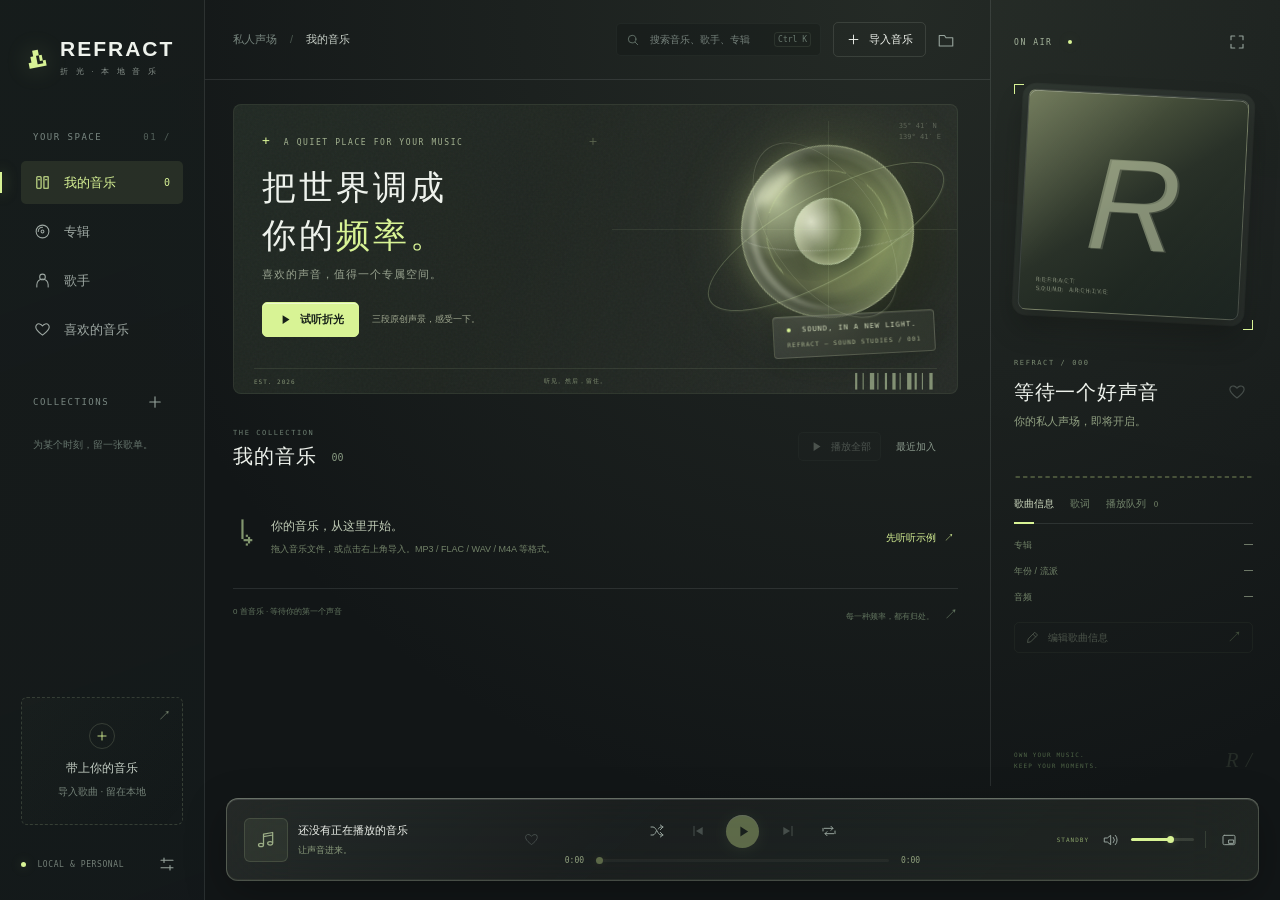
<file: web/index.html>
<!doctype html>
<html lang="zh-CN">
<head>
  <meta charset="UTF-8"><meta name="viewport" content="width=device-width,initial-scale=1">
  <meta http-equiv="Content-Security-Policy" content="default-src 'self'; script-src 'self'; style-src 'self' 'unsafe-inline'; img-src 'self' https://media.refract.local data:; media-src 'self' https://media.refract.local blob:; connect-src 'self' https://media.refract.local; object-src 'none'; base-uri 'none'; frame-src 'none'">
  <title>折光 · REFRACT</title><link rel="stylesheet" href="style.css"><link rel="stylesheet" href="responsive.css"><link rel="stylesheet" href="desktop-glass.css"><link rel="stylesheet" href="lyrics.css"><script src="lyrics-parser.js" defer></script><link rel="stylesheet" href="spectrum.css"><script src="audio-engine.js" defer></script><script src="spectrum.js" defer></script><link rel="stylesheet" href="window-modes.css"><link rel="stylesheet" href="personalization.css"><script src="cover-colors.js" defer></script><link rel="stylesheet" href="transitions.css"><script src="app.js" defer></script>
</head>
<body>
<svg class="icon-defs" xmlns="http://www.w3.org/2000/svg"><defs>
<symbol id="i-play" viewBox="0 0 24 24"><path d="m9 5 11 7-11 7z" fill="currentColor" stroke="none"/></symbol>
<symbol id="i-pause" viewBox="0 0 24 24"><path d="M8 5v14M16 5v14" stroke-width="4"/></symbol>
<symbol id="i-next" viewBox="0 0 24 24"><path d="m5 6 10 6-10 6z" fill="currentColor" stroke="none"/><path d="M18 5v14"/></symbol>
<symbol id="i-prev" viewBox="0 0 24 24"><path d="m19 6-10 6 10 6z" fill="currentColor" stroke="none"/><path d="M6 5v14"/></symbol>
<symbol id="i-library" viewBox="0 0 24 24"><rect x="4" y="4" width="6" height="16" rx="1"/><path d="M14 4h6v16h-6zM6 8h2M16 8h2"/></symbol>
<symbol id="i-disc" viewBox="0 0 24 24"><circle cx="12" cy="12" r="9"/><circle cx="12" cy="12" r="2"/><path d="M6 12a6 6 0 0 1 6-6"/></symbol>
<symbol id="i-heart" viewBox="0 0 24 24"><path d="M20 5c-2-2-6-1-8 2-2-3-6-4-8-2-5 5 4 12 8 15 4-3 13-10 8-15Z"/></symbol>
<symbol id="i-search" viewBox="0 0 24 24"><circle cx="10.5" cy="10.5" r="6.5"/><path d="m16 16 4 4"/></symbol>
<symbol id="i-plus" viewBox="0 0 24 24"><path d="M12 5v14M5 12h14"/></symbol>
<symbol id="i-arrow" viewBox="0 0 24 24"><path d="M5 12h14m-6-6 6 6-6 6"/></symbol>
<symbol id="i-import" viewBox="0 0 24 24"><path d="M12 3v12m-5-5 5 5 5-5M4 15v5h16v-5"/></symbol>
<symbol id="i-folder" viewBox="0 0 24 24"><path d="M3 6h7l2 3h9v11H3z"/></symbol>
<symbol id="i-more" viewBox="0 0 24 24"><circle cx="5" cy="12" r="1"/><circle cx="12" cy="12" r="1"/><circle cx="19" cy="12" r="1"/></symbol>
<symbol id="i-edit" viewBox="0 0 24 24"><path d="m5 15-1 5 5-1L20 8l-4-4ZM13 7l4 4"/></symbol>
<symbol id="i-volume" viewBox="0 0 24 24"><path d="M4 9h4l5-4v14l-5-4H4zM17 8a6 6 0 0 1 0 8m3-11a10 10 0 0 1 0 14"/></symbol>
<symbol id="i-mute" viewBox="0 0 24 24"><path d="M4 9h4l5-4v14l-5-4H4zM17 9l5 6m0-6-5 6"/></symbol>
<symbol id="i-repeat" viewBox="0 0 24 24"><path d="M5 8h13l-3-3m3 3-3 3M19 16H6l3 3m-3-3 3-3M3 12V8m18 4v4"/></symbol>
<symbol id="i-shuffle" viewBox="0 0 24 24"><path d="M3 6h3c5 0 7 12 12 12h3m-4-4 4 4-4 3M3 18h3c2 0 4-3 5-6m3-3c1-2 2-3 4-3h3m-4-3 4 3-4 4"/></symbol>
<symbol id="i-mini" viewBox="0 0 24 24"><rect x="3" y="5" width="18" height="14" rx="2"/><path d="M12 12h7v5h-7z"/></symbol>
<symbol id="i-expand" viewBox="0 0 24 24"><path d="M4 9V4h5m6 0h5v5M4 15v5h5m6 0h5v-5"/></symbol>
<symbol id="i-close" viewBox="0 0 24 24"><path d="m6 6 12 12M6 18 18 6"/></symbol>
<symbol id="i-settings" viewBox="0 0 24 24"><path d="M4 7h16M4 17h16M8 4v6m8 4v6"/></symbol>
<symbol id="i-list" viewBox="0 0 24 24"><path d="M8 6h13M8 12h13M8 18h13M3 6h1m-1 6h1m-1 6h1"/></symbol>
<symbol id="i-person" viewBox="0 0 24 24"><circle cx="12" cy="7" r="4"/><path d="M4 21v-3a8 8 0 0 1 16 0v3"/></symbol>
<symbol id="i-note" viewBox="0 0 24 24"><path d="M9 17V5l11-2v12M9 8l11-2"/><ellipse cx="6" cy="18" rx="3" ry="2"/><ellipse cx="17" cy="16" rx="3" ry="2"/></symbol>
</defs></svg>
<div class="ambient" aria-hidden="true"></div>
<div class="app-shell">
  <aside class="sidebar">
    <a class="brand" href="#" aria-label="折光首页"><span class="brand-mark">◭</span><span>REFRACT<small>折 光 · 本 地 音 乐</small></span></a>
    <div class="nav-label">YOUR SPACE <span>01 /</span></div>
    <nav id="navigation" aria-label="音乐导航">
      <button class="nav-item active" data-view="all"><svg><use href="#i-library"/></svg>我的音乐<span id="nav-count">0</span></button>
      <button class="nav-item" data-view="albums"><svg><use href="#i-disc"/></svg>专辑</button>
      <button class="nav-item" data-view="artists"><svg><use href="#i-person"/></svg>歌手</button>
      <button class="nav-item" data-view="favorites"><svg><use href="#i-heart"/></svg>喜欢的音乐</button>
    </nav>
    <div class="nav-label playlist-label">COLLECTIONS <button id="new-playlist" class="icon-button" title="新建歌单" aria-label="新建歌单"><svg><use href="#i-plus"/></svg></button></div>
    <div id="playlists" class="playlist-nav"><span class="playlist-hint">为某个时刻，留一张歌单。</span></div>
    <button class="import-zone" id="sidebar-import"><span class="import-zone-icon"><svg><use href="#i-plus"/></svg></span><strong>带上你的音乐</strong><small>导入歌曲 · 留在本地</small><span class="tiny-corner">↗</span></button>
    <div class="sidebar-bottom"><span><i class="status-dot"></i> LOCAL & PERSONAL</span><button id="settings" class="icon-button" title="外观与关于" aria-label="外观与关于"><svg><use href="#i-settings"/></svg></button></div>
  </aside>
  <main class="main">
    <header class="topbar"><div class="breadcrumb">私人声场 <span>/</span> <strong id="breadcrumb">我的音乐</strong></div><label class="search"><svg><use href="#i-search"/></svg><input id="search" placeholder="搜索音乐、歌手、专辑" aria-label="搜索音乐、歌手、专辑"><kbd>Ctrl K</kbd></label><button id="import" class="button import-button"><svg><use href="#i-plus"/></svg>导入音乐</button><button id="folder-import" class="icon-button folder-button" title="导入文件夹" aria-label="导入文件夹"><svg><use href="#i-folder"/></svg></button></header>
    <div class="content-scroll">
      <section class="hero" id="hero">
        <div class="hero-copy"><div class="eyebrow"><span class="crosshair">+</span> A QUIET PLACE FOR YOUR MUSIC</div><h1>把世界调成<br>你的<span>频率。</span></h1><p>喜欢的声音，值得一个专属空间。</p><div class="hero-actions"><button class="button primary" id="hero-play"><svg><use href="#i-play"/></svg><span>试听折光</span></button><span class="hero-detail" id="hero-detail">三段原创声景，感受一下。</span></div></div>
        <div class="hero-art" aria-hidden="true"><div class="orb-halo"></div><div class="orbit orbit-one"></div><div class="orbit orbit-two"></div><div class="orb"><div class="orb-core"></div><div class="orb-shine"></div><span class="orb-line"></span></div><div class="art-guide horizontal"></div><div class="art-guide vertical"></div><span class="art-coordinate">35° 41′ N<br>139° 41′ E</span><div class="art-tag"><span class="status-dot"></span> SOUND, IN A NEW LIGHT.<small>REFRACT — SOUND STUDIES / 001</small></div><span class="art-cross">+</span></div>
        <div class="hero-footer"><span>EST. 2026</span><span>听见。然后，留住。</span><span class="barcode">▎▏▌▏▎▍▏▌▎▏▍</span></div>
      </section>
      <section class="library-section"><div class="section-heading"><div><span class="eyebrow section-eyebrow">THE COLLECTION</span><h2 id="view-title">我的音乐 <span id="track-count">00</span></h2></div><div class="library-tools"><button id="play-all" class="button subtle"><svg><use href="#i-play"/></svg>播放全部</button><select id="sort" aria-label="排序"><option value="added">最近加入</option><option value="title">标题 A–Z</option><option value="artist">歌手 A–Z</option><option value="album">专辑 / 曲号</option></select></div></div>
      <div id="track-table" class="track-table"><div class="table-head"><span>#</span><span>标题 / 歌手</span><span>专辑</span><span>格式</span><span>时长</span><span></span></div><div id="track-list"></div></div>
      <div id="empty-state" class="empty-state"><span class="empty-symbol">↳</span><div><strong>你的音乐，从这里开始。</strong><p>拖入音乐文件，或点击右上角导入。MP3 / FLAC / WAV / M4A 等格式。</p></div><button id="load-demo" class="text-button">先听听示例 <span>↗</span></button></div>
      <div id="group-grid" class="group-grid" hidden></div>
      <footer class="library-footer"><span id="library-summary">0 首音乐 · 等待你的第一个声音</span><span>每一种频率，都有归处。 <b>↗</b></span></footer></section>
    </div>
  </main>
  <aside class="now-panel"><div class="panel-heading"><span class="eyebrow">ON AIR <i class="status-dot"></i></span><button id="immersive" class="icon-button" title="沉浸模式（F11）" aria-label="沉浸模式"><svg><use href="#i-expand"/></svg></button></div><div class="cover-stage"><div class="cover-shadow"></div><div class="now-art" id="now-art"><span class="default-cover">R<span>REFRACT<br>SOUND ARCHIVE</span></span></div><div class="cover-corner top-left"></div><div class="cover-corner bottom-right"></div></div><div class="now-info"><span class="now-catalog" id="now-catalog">REFRACT / 000</span><div class="now-title-row"><h2 id="now-title">等待一个好声音</h2><button id="now-favorite" class="icon-button" title="喜欢这首歌" aria-label="喜欢这首歌" disabled><svg><use href="#i-heart"/></svg></button></div><p id="now-artist">你的私人声场，即将开启。</p><div class="spectrum-immersive" title="实时频谱 · 从左到右为低频到高频"><canvas class="spectrum-canvas" role="img" aria-label="实时音频频谱，左侧低频，右侧高频"></canvas></div></div><div class="signal-line spectrum" title="实时频谱 · 从左到右为低频到高频"><canvas class="spectrum-canvas" role="img" aria-label="实时音频频谱，左侧低频，右侧高频"></canvas></div><div class="panel-tabs"><button class="active" data-panel="info">歌曲信息</button><button data-panel="lyrics">歌词</button><button data-panel="queue">播放队列 <span id="queue-count">0</span></button></div><div id="song-info" class="song-info"><div><span>专辑</span><strong id="info-album">—</strong></div><div><span>年份 / 流派</span><strong id="info-year">—</strong></div><div><span>音频</span><strong id="info-quality">—</strong></div><button id="edit-current" class="button edit-button" disabled><svg><use href="#i-edit"/></svg>编辑歌曲信息<small>↗</small></button></div><section id="lyrics-panel" class="lyrics-panel" aria-label="当前歌曲歌词" title="将一个 LRC、SRT、JSON 或 TXT 文件拖到这里，导入到当前歌曲" hidden><div class="lyrics-drop-hint" aria-hidden="true"><strong id="lyrics-drop-title">松手，为这首歌导入歌词</strong><span id="lyrics-drop-song"></span><small>LRC / SRT / JSON / TXT · 一次一个文件</small></div><div class="lyrics-toolbar"><span id="lyrics-kind">LYRICS / LOCAL</span><button id="import-lyrics" class="text-button" disabled>导入歌词 ↗</button></div><p id="lyrics-source" class="lyrics-source"></p><div id="lyrics-scroll" class="lyrics-scroll" tabindex="0" aria-label="歌词，时间轴歌词可点击跳转"><p class="lyrics-empty">给声音，添上文字。<small>支持 LRC / SRT / JSON / TXT<br>拖到这里即可导入</small></p></div><p id="lyrics-hint" class="lyrics-hint">可拖入歌词文件 · 随这首歌保存在本地</p></section><div id="queue" class="queue" hidden></div><div class="panel-footnote"><span>OWN YOUR MUSIC.</span><span>KEEP YOUR MOMENTS.</span><b>R /</b></div></aside>
  <footer class="player glass"><div class="player-track"><div id="player-art" class="player-art"><svg><use href="#i-note"/></svg></div><div><strong id="player-title">还没有正在播放的音乐</strong><span id="player-artist">让声音进来。</span></div><button id="player-favorite" class="icon-button" aria-label="收藏正在播放的歌曲" title="收藏" disabled><svg><use href="#i-heart"/></svg></button></div><div class="transport"><div class="transport-buttons"><button id="shuffle" class="icon-button" aria-label="随机播放" title="随机播放"><svg><use href="#i-shuffle"/></svg></button><button id="previous" class="icon-button" aria-label="上一首" title="上一首"><svg><use href="#i-prev"/></svg></button><button id="toggle-play" class="play-button" aria-label="播放" title="播放 / 暂停（空格）"><svg><use href="#i-play"/></svg></button><button id="next" class="icon-button" aria-label="下一首" title="下一首"><svg><use href="#i-next"/></svg></button><button id="repeat" class="icon-button" aria-label="顺序播放" title="播放模式：顺序"><svg><use href="#i-repeat"/></svg><span id="repeat-one" hidden>1</span></button></div><div class="progress"><span id="elapsed">0:00</span><input id="seek" type="range" min="0" max="1000" value="0" aria-label="播放进度" disabled><span id="duration">0:00</span></div></div><div class="player-tools"><span class="playing-label" id="playing-label">STANDBY</span><button id="mute" class="icon-button" title="静音" aria-label="静音"><svg><use href="#i-volume"/></svg></button><input id="volume" type="range" min="0" max="100" value="65" aria-label="音量"><span class="tool-divider"></span><button id="mini" class="icon-button" title="迷你播放器 / 退出迷你" aria-label="迷你播放器"><svg><use href="#i-mini"/></svg></button><button id="mini-immersive" class="icon-button" title="沉浸模式（F11）" aria-label="进入沉浸模式"><svg><use href="#i-expand"/></svg></button></div></footer>
</div>
<button id="exit-immersive" title="退出沉浸（Esc / F11）" class="button glass exit-immersive" hidden><svg><use href="#i-close"/></svg>退出沉浸</button>
<div id="drop-overlay" class="drop-overlay" hidden><div><svg><use href="#i-import"/></svg><h2>松手，让音乐进来。</h2><p>音乐文件会保留在原来的位置。</p></div></div>
<div id="toast" class="toast glass" role="status" hidden></div>
<div id="busy" class="busy" role="status" hidden><span></span><strong>正在整理你的音乐…</strong><small>读取封面与歌曲信息</small></div>
<dialog id="editor" class="dialog glass"><form id="edit-form"><div class="dialog-heading"><div><span class="eyebrow">MAKE IT YOURS / METADATA</span><h2>给声音一个名字。</h2></div><button type="button" class="icon-button" data-close="editor" aria-label="关闭编辑"><svg><use href="#i-close"/></svg></button></div><div class="editor-intro"><div id="editor-cover" class="editor-cover"></div><div><strong id="editor-file"></strong><p>整理标题、歌手和封面，让音乐回到你喜欢的样子。</p><button type="button" id="change-cover" class="text-button">更换封面 ↗</button><small>封面选择后立即保存到曲库</small></div></div><div class="form-grid"><label>歌曲标题<input name="title" required maxlength="500"></label><label>歌手<input name="artist" maxlength="500"></label><label class="full">专辑<input name="album" maxlength="500"></label><label>发行年份<input name="year" type="number" min="0" max="9999"></label><label>曲目序号<input name="number" type="number" min="0" max="9999"></label><label class="full">流派<input name="genre" maxlength="500"></label></div><div class="editor-note"><i class="status-dot"></i> 保存到本地曲库。原音乐文件保持原样。</div><div class="dialog-actions"><button type="button" id="write-tags" class="button subtle" title="先保存编辑，再写回原文件；写入前会备份">写回音乐文件…</button><div><button type="button" class="button subtle" data-close="editor">取消</button><button type="submit" class="button primary">保存信息 <span>↗</span></button></div></div></form></dialog>
<dialog id="playlist-dialog" class="dialog small-dialog glass"><form id="playlist-form"><div class="dialog-heading"><div><span class="eyebrow">A COLLECTION OF MOMENTS</span><h2>新建歌单</h2></div><button type="button" class="icon-button" data-close="playlist-dialog" aria-label="关闭"><svg><use href="#i-close"/></svg></button></div><label>为这一刻取个名字<input name="name" placeholder="例如：凌晨两点的回程" required maxlength="100"></label><div class="dialog-actions"><span></span><button class="button primary" type="submit">创建歌单 ↗</button></div></form></dialog>
<dialog id="add-to-dialog" class="dialog small-dialog glass"><div class="dialog-heading"><h2>加入歌单</h2><button class="icon-button" data-close="add-to-dialog" aria-label="关闭"><svg><use href="#i-close"/></svg></button></div><div id="add-to-options"></div></dialog>
<dialog id="settings-dialog" class="dialog small-dialog glass"><div class="dialog-heading"><div><span class="eyebrow">REFRACT / 0.9.1</span><h2>保持轻盈。</h2></div><button class="icon-button" data-close="settings-dialog" aria-label="关闭设置"><svg><use href="#i-close"/></svg></button></div><section class="glass-controls" aria-label="桌面玻璃设置">
<div class="setting-row"><span>桌面液态玻璃<small>透出窗口后面的桌面与应用</small></span></div>
<div id="desktop-glass" class="glass-modes" role="group" aria-label="桌面液态玻璃模式">
<button type="button" data-glass-mode="off" aria-pressed="false">关闭</button>
<button type="button" data-glass-mode="focused" aria-pressed="true">聚焦时启动</button>
<button type="button" data-glass-mode="always" aria-pressed="false">保持</button>
</div>
<label class="glass-depth-label" for="glass-depth"><span>玻璃深浅</span><output id="glass-depth-value">18%</output></label>
<input id="glass-depth" type="range" min="0" max="60" value="18" aria-label="玻璃深浅">
<div class="glass-depth-extents"><span>通透</span><span>深色</span></div>
<p id="glass-status" class="glass-status" role="status">正在连接桌面玻璃…</p>
</section><label class="setting-row"><span>跟随封面配色<small>高光、歌词与频谱随专辑改变颜色</small></span><input id="cover-colors" type="checkbox" role="switch" checked></label>
<section class="song-transitions" aria-label="歌曲过渡">
<label class="setting-row"><span>歌曲平滑过渡<small>上一首淡出，下一首渐渐进入</small></span><input id="crossfade-enabled" type="checkbox" role="switch" checked></label>
<div class="lyric-size-row"><label for="crossfade-seconds">过渡时长</label><input id="crossfade-seconds" type="range" min="1" max="12" value="4"><output id="crossfade-value">4 秒</output></div>
<p id="crossfade-status">自动切歌按设定时长过渡；手动切歌使用短淡化。单曲循环保留原来的首尾。</p>
</section><section class="desktop-lyrics-options" aria-label="桌面悬浮歌词">
<label class="setting-row"><span>桌面悬浮歌词<small>最小化播放器后也能看歌词</small></span><input id="desktop-lyrics-enabled" type="checkbox" role="switch"></label>
<label class="setting-row"><span>锁定并穿透鼠标<small>需要移动时，在这里解锁</small></span><input id="desktop-lyrics-locked" type="checkbox" role="switch"></label>
<div class="lyric-size-row"><label for="desktop-lyrics-size">字号</label><input id="desktop-lyrics-size" type="range" min="20" max="44" value="28"><output id="desktop-lyrics-size-value">28</output></div>
<button id="desktop-lyrics-reset" class="text-button">找回歌词窗口 ↗</button><p id="desktop-lyrics-status">解锁时拖动歌词可移动；右上角可锁定或隐藏。同步歌词显示当前句与下一句，双语优先显示译文。</p>
</section><label class="setting-row"><span>动态频谱<small>随音乐跳动 · 轻量视觉下暂停动画</small></span><input id="spectrum-enabled" type="checkbox" role="switch" checked></label><label class="setting-row"><span>轻量视觉<small>暂停桌面玻璃、背景模糊与氛围动画</small></span><input id="low-effects" type="checkbox" role="switch"></label><div class="about-copy"><p>折光，一间只属于你的音乐舱。</p><p>本地播放 · 本地整理 · 无需账户</p><p>快捷键：空格 播放 / 暂停<br>Ctrl K 搜索 · Ctrl O 导入<br>← / → 快退 / 快进 5 秒<br>Esc 退出沉浸模式</p><small>播放支持取决于系统解码能力。支持导入 LRC / SRT / JSON / TXT 歌词，暂不包含批量编辑和无缝播放。桌面毛玻璃由 Windows 合成，高光和玻璃边缘由界面绘制；尚不包含物理折射。</small></div></dialog>
<div id="context-menu" class="context-menu glass" hidden></div>
<audio id="audio" preload="metadata" crossorigin="anonymous"></audio><audio id="audio-next" preload="auto" crossorigin="anonymous"></audio>
</body></html>
</file>
<file: web/style.css>
@font-face{font-family:LocalUI;src:local('Segoe UI Variable Text'),local('Segoe UI')}*{box-sizing:border-box}html,body{height:100%;margin:0}body{--bg:#121617;--panel:#191e20;--line:rgba(226,237,233,.105);--muted:#85918d;--text:#eef2ec;--accent:#d8f395;--accent-rgb:216,243,149;--tint:#65725a;background:var(--bg);color:var(--text);font:13px LocalUI,'Microsoft YaHei UI','Microsoft YaHei',sans-serif;overflow:hidden;-webkit-font-smoothing:antialiased}button,input,select{font:inherit}button,a,input,select{-webkit-tap-highlight-color:transparent}button{cursor:pointer;color:inherit;border:0;background:none}button:disabled{opacity:.35;cursor:default}button:focus-visible,a:focus-visible,input:focus-visible,select:focus-visible{outline:2px solid var(--accent);outline-offset:4px}button,select{touch-action:manipulation}a{color:inherit;text-decoration:none}button svg,svg{width:20px;height:20px;fill:none;stroke:currentColor;stroke-width:1.5;stroke-linecap:round;stroke-linejoin:round;flex-shrink:0}button{display:inline-flex;align-items:center;justify-content:center;gap:8px}button:hover:not(:disabled){color:#fff}input{color:var(--text)}[hidden]{display:none!important}.icon-defs{position:absolute;width:0;height:0;overflow:hidden}.ambient{position:absolute;inset:0;pointer-events:none;background:radial-gradient(ellipse at 70% 0%,#424b3b26,transparent 55%);transition:background 1s}.app-shell{position:relative;height:100%;display:grid;grid-template-columns:205px minmax(460px,1fr) 290px;grid-template-rows:minmax(0,1fr) 114px;max-width:2000px;margin:auto}.sidebar{grid-column:1;grid-row:1/3;border-right:1px solid var(--line);padding:34px 21px 20px;display:flex;flex-direction:column;background:linear-gradient(160deg,#171d1cdd,#14191aee);z-index:2}.brand{display:flex;align-items:center;gap:10px;margin:0 0 52px 4px;font-weight:800;letter-spacing:2px;font-size:21px}.brand-mark{font-size:46px;line-height:1;font-weight:300;color:var(--accent);transform:rotate(-11deg);text-shadow:0 0 25px #cfea7440}.brand small{display:block;margin-top:5px;font-size:8px;font-weight:400;color:#8a948e;letter-spacing:2.7px}.nav-label{font:9px Consolas,monospace;color:#788680;letter-spacing:1.5px;display:flex;align-items:center;justify-content:space-between;padding:0 12px;margin-bottom:16px}.nav-label>span{color:#53605a}.nav-item{width:100%;height:43px;justify-content:flex-start;padding:0 13px;gap:13px;color:#9da7a2;margin:3px 0;border-radius:5px;position:relative}.nav-item svg{width:17px;height:17px}.nav-item span{margin-left:auto;font:10px Consolas,monospace}.nav-item.active{background:#d8f39512;color:var(--accent)}.nav-item.active:before{content:'';position:absolute;left:-21px;top:11px;bottom:11px;width:2px;background:var(--accent);box-shadow:0 0 14px #d8f37780}.nav-item:hover{background:#ffffff07}.playlist-label{margin-top:32px;margin-bottom:8px}.icon-button{width:32px;height:32px;padding:6px;flex-shrink:0;color:#96a39c;position:relative;border-radius:5px}.icon-button:hover{background:#ffffff0c}.icon-button svg{width:18px;height:18px}.playlist-nav{min-height:46px;max-height:180px;overflow-y:auto}.playlist-hint{display:block;font-size:10px;color:#65746c;padding:12px}.playlist-nav .nav-item{height:35px;font-size:12px}.playlist-nav .nav-item span{margin-left:0;font-size:15px}.import-zone{margin-top:auto;border:1px dashed #66745d66;min-height:128px;padding:20px 10px;display:flex;flex-direction:column;position:relative;border-radius:6px;background:linear-gradient(130deg,#9ba98108,transparent);color:#c3cdc3;gap:8px}.import-zone-icon{display:grid;place-items:center;width:26px;height:26px;border:1px solid #818c704d;border-radius:50%;margin-bottom:3px;color:var(--accent)}.import-zone-icon svg{width:14px;height:14px}.import-zone strong{font-size:12px;font-weight:500}.import-zone small{font-size:10px;color:#748278}.tiny-corner{position:absolute;right:11px;top:9px;color:#78866f}.sidebar-bottom{display:flex;align-items:center;justify-content:space-between;margin-top:23px;color:#727e76}.sidebar-bottom>span{font:8px Consolas,monospace;letter-spacing:.6px}.status-dot{display:inline-block;width:5px;height:5px;border-radius:50%;background:var(--accent);vertical-align:middle;margin-right:6px;box-shadow:0 0 8px #d8f35526}.main{min-width:0;display:flex;flex-direction:column;grid-row:1;grid-column:2}.topbar{height:80px;flex-shrink:0;display:flex;align-items:center;padding:0 28px;gap:12px;border-bottom:1px solid var(--line)}.breadcrumb{color:#76847d;white-space:nowrap;font-size:11px}.breadcrumb span{padding:0 10px;color:#4a574f}.breadcrumb strong{font-weight:400;color:#c9d1c9}.search{display:flex;align-items:center;gap:8px;margin-left:auto;width:205px;height:33px;border:1px solid #ccd9ca0c;background:#080c0d33;border-radius:5px;padding:0 9px;color:#69796f}.search svg{width:14px;height:14px}.search input{background:none;border:0;outline:0;min-width:0;width:100%;font-size:10px}.search input::placeholder{color:#75817b}.search:focus-within{border-color:#d8f35555}.search kbd{font:8px Consolas,monospace;white-space:nowrap;border:1px solid #75846f30;padding:2px 3px;border-radius:3px}.button{height:35px;padding:0 14px;border:1px solid #d0d8ca22;border-radius:5px;font-size:11px;white-space:nowrap;transition:background .18s,transform .18s}.button svg{width:15px;height:15px}.button:hover:not(:disabled){background:#fff1}.button.primary{background:var(--accent);border-color:var(--accent);color:#252e1d;font-weight:600;box-shadow:inset 0 1px 0 #ffffff88}.button.primary:hover{background:#e6ffb1;color:#1b2510;transform:translateY(-1px)}.button.subtle{background:#e1eddb05;color:#a6b2a6;border-color:#c8dfba14}.import-button{padding:0 12px}.folder-button{margin-left:-8px}.content-scroll{overflow-y:auto;overflow-x:hidden;padding:24px 28px 0;flex:1;scrollbar-gutter:stable}.hero{height:290px;background:linear-gradient(118deg,#29342a99,#242b2399 40%,#3b403655 100%);border:1px solid #c8ddaf18;border-radius:8px;overflow:hidden;position:relative;isolation:isolate}.hero:before{content:'';position:absolute;inset:0;opacity:.2;background-image:url("data:image/svg+xml,%3Csvg viewBox='0 0 140 140' xmlns='http://www.w3.org/2000/svg'%3E%3Cfilter id='n'%3E%3CfeTurbulence type='fractalNoise' baseFrequency='.85' numOctaves='3' stitchTiles='stitch'/%3E%3C/filter%3E%3Crect width='100%25' height='100%25' opacity='.2' filter='url(%23n)'/%3E%3C/svg%3E");z-index:-1}.hero-copy{padding:28px 28px;position:relative;z-index:2;pointer-events:none}.hero-copy button{pointer-events:auto}.eyebrow{font:8px Consolas,monospace;letter-spacing:1.6px;color:#a3b290}.crosshair{color:var(--accent);margin-right:6px;font-size:13px}.hero h1{font-size:34px;font-weight:500;line-height:1.4;letter-spacing:3px;margin:16px 0 8px}.hero h1>span{color:var(--accent)}.hero p{font-size:11px;color:#98a28f;margin:0;letter-spacing:1px}.hero-actions{display:flex;align-items:center;gap:13px;margin-top:20px}.hero-detail{font-size:9px;color:#9fa78f;max-width:120px;line-height:1.6}.hero-art{position:absolute;right:0;top:0;bottom:0;width:53%;z-index:1}.orb-halo{position:absolute;width:250px;height:250px;top:0px;right:0;border-radius:50%;background:radial-gradient(circle,#9eac6488,transparent 68%);filter:blur(25px)}.orb{position:absolute;width:173px;height:173px;right:43px;top:40px;border:1px solid #edfbc778;border-radius:50%;background:radial-gradient(circle at 32% 22%,#f1ffcf8c,transparent 32%),radial-gradient(circle at 78% 79%,#95a86b88,transparent 47%),linear-gradient(120deg,#f1ffc52b,#dae8b409 40%,#c4d88445);box-shadow:inset 3px 3px 12px #fcffe840,inset -9px -6px 16px #9da77833,18px 30px 40px #070c0866,-6px -2px 20px #d8eaa422;backdrop-filter:blur(3px);transform:rotate(-28deg)}.orb:before{content:'';position:absolute;inset:8px;border-radius:50%;border-left:7px solid #fcffe951;border-right:4px solid #eaf5c722;filter:blur(2px)}.orb:after{content:'';position:absolute;inset:24px;border-radius:50%;border:1px solid #d9eba45c;border-bottom:16px solid #c3d28022;box-shadow:0 0 16px #cbd88f38,inset 0 0 16px #e6f59d22}.orb-core{position:absolute;inset:52px;border-radius:50%;border:1px solid #edffd879;background:radial-gradient(ellipse at 35% 25%,#fcffeabb,#a3b7832c 50%,#b5c78058);box-shadow:inset 5px 1px 12px #fbffda73,8px 10px 15px #1c251b66}.orb-shine{position:absolute;left:35px;top:14px;width:48px;height:17px;border-radius:50%;transform:rotate(-17deg);background:#faffdc8c;filter:blur(5px)}.orb-line{position:absolute;inset:0;border-radius:50%;border-bottom:1px solid #ffffff66;transform:rotate(25deg) scaleY(.22);box-shadow:0 3px 4px #f5ffe417}.orbit{position:absolute;border:1px solid #d0e3ac43;border-radius:50%;width:266px;height:85px;top:89px;right:-2px;transform:rotate(-29deg);z-index:2;box-shadow:0 1px 2px #d5e6a918}.orbit-two{width:250px;height:200px;top:25px;right:7px;transform:rotate(-35deg) scaleX(.43);border-color:#f0f9d627}.art-guide{position:absolute;background:#d5eab815}.horizontal{width:90%;height:1px;right:0;top:124px}.vertical{width:1px;height:200px;right:128px;top:16px}.art-coordinate{position:absolute;right:16px;top:16px;color:#c2cbb255;font:7px/1.5 Consolas,monospace}.art-tag{position:absolute;right:22px;bottom:38px;padding:9px 13px;border:1px solid #efffc92b;background:linear-gradient(130deg,#ffffff16,#6d795919);border-radius:4px;backdrop-filter:blur(20px);box-shadow:inset 0 1px 0 #ffffff15,3px 6px 22px #11190e33;font:7px Consolas,monospace;color:#d5debd;letter-spacing:1px;transform:rotate(-3deg)}.art-tag .status-dot{width:4px;height:4px}.art-tag small{display:block;font:6px Consolas,monospace;color:#a7b18e;margin-top:7px;letter-spacing:1px}.art-cross{position:absolute;top:28px;left:15px;color:#c4d39d66;font:15px Consolas}.hero-footer{position:absolute;bottom:0;left:20px;right:20px;border-top:1px solid #c8ddaf1a;height:25px;display:flex;align-items:center;justify-content:space-between;color:#839174;font:6px Consolas,monospace;letter-spacing:1px}.barcode{letter-spacing:-1px;font-size:14px}.library-section{margin-top:29px}.section-heading{display:flex;align-items:center;justify-content:space-between;margin-bottom:18px;gap:12px}.section-eyebrow{font-size:7px;color:#6e8073}.section-heading h2{font-size:20px;font-weight:500;margin:5px 0 0;letter-spacing:1px}.section-heading h2 span{font:10px Consolas,monospace;color:#879880;letter-spacing:0;margin-left:8px;vertical-align:middle}.library-tools{display:flex;gap:8px;align-items:center}.library-tools .button{height:29px;font-size:10px;padding:0 9px}.library-tools select{appearance:none;background:transparent;border:0;color:#88978a;padding:8px 13px 8px 7px;font-size:10px;cursor:pointer;max-width:100px}.library-tools select option{background:#202821;color:#eee}.table-head,.track-row{display:grid;grid-template-columns:27px minmax(140px,1.5fr) minmax(75px,1fr) 47px 37px 57px;align-items:center;gap:10px;padding:0 8px}.table-head{height:32px;border-top:1px solid var(--line);border-bottom:1px solid var(--line);color:#718071;font-size:9px}.track-row{height:67px;border-bottom:1px solid #ccd8bf09;cursor:pointer;position:relative;border-radius:3px}.track-row:hover{background:#c8dba306}.track-row.selected{background:linear-gradient(90deg,#d3ed8c0f,#d3ed8c04)}.track-row.selected:before{position:absolute;content:'';left:0;top:20px;bottom:20px;width:2px;background:var(--accent)}.row-number{font:10px Consolas,monospace;color:#607362;display:flex;justify-content:center}.row-number>svg{width:12px;height:12px;color:var(--accent)}.row-song{display:flex;align-items:center;gap:11px;min-width:0}.row-art{width:39px;height:39px;flex-shrink:0;border-radius:4px;overflow:hidden;background:#283029;display:grid;place-items:center;border:1px solid #dffbc017}.row-art svg{color:#acbb89;width:17px;height:17px}.row-art img,.player-art img,.now-art img,.editor-cover img{width:100%;height:100%;object-fit:cover;display:block}.row-song>div:last-child{min-width:0}.row-song strong{display:block;font-size:11px;font-weight:500;overflow:hidden;text-overflow:ellipsis;white-space:nowrap}.row-song small{display:block;font-size:9px;color:#7e8e7e;margin-top:5px;white-space:nowrap;overflow:hidden;text-overflow:ellipsis}.selected .row-song strong{color:var(--accent)}.row-album{color:#899683;font-size:10px;white-space:nowrap;overflow:hidden;text-overflow:ellipsis}.format-tag{font:7px Consolas,monospace;color:#9aab84;padding:3px 5px;border:1px solid #9cbe7233;justify-self:start;border-radius:2px;letter-spacing:.5px}.row-duration{font:9px Consolas,monospace;color:#82917c}.row-actions{display:flex;gap:0}.row-actions button{width:26px;height:29px;padding:5px}.row-actions button svg{width:14px;height:14px}.favorited{color:var(--accent)!important}.favorited svg{fill:#d8f39533}.track-row.missing{opacity:.55}.empty-state{padding:30px 4px;display:flex;gap:16px;align-items:center;border-bottom:1px solid var(--line)}.empty-symbol{font-size:35px;font-weight:200;color:#82966e}.empty-state strong{font-size:12px;font-weight:500;color:#c2ceb8}.empty-state p{font-size:9px;color:#738369;line-height:1.9;max-width:310px;margin:6px 0 0}.text-button{font-size:10px;color:var(--accent);padding:3px 0;white-space:nowrap}.empty-state .text-button{margin-left:auto;align-self:center}.library-footer{display:flex;justify-content:space-between;font-size:8px;color:#62755f;padding:17px 0 21px;gap:10px}.library-footer b{font-size:14px;font-weight:400;margin-left:8px}.group-grid{display:grid;grid-template-columns:repeat(auto-fill,minmax(135px,1fr));gap:18px}.group-card{text-align:left;display:block;padding:0;min-width:0}.group-art{aspect-ratio:1;border-radius:5px;overflow:hidden;background:linear-gradient(140deg,#3f4a34,#242c28);display:grid;place-items:center;margin-bottom:10px}.group-art>img{width:100%;height:100%;object-fit:cover}.group-art svg{width:40px;height:40px;color:#a7b68f}.group-card strong{display:block;font-weight:500;overflow:hidden;text-overflow:ellipsis;white-space:nowrap}.group-card small{display:block;margin-top:6px;color:#798775;font-size:10px}.now-panel{grid-column:3;grid-row:1;border-left:1px solid var(--line);padding:26px 23px 0;display:flex;flex-direction:column;min-height:0;background:linear-gradient(190deg,#a5b69107,transparent 60%)}.panel-heading{display:flex;align-items:center;justify-content:space-between;margin-bottom:26px}.panel-heading .eyebrow{color:#a5b49c;font-size:8px}.panel-heading .status-dot{width:4px;height:4px;margin-left:9px}.cover-stage{position:relative;padding:10px 9px 19px}.cover-shadow{position:absolute;inset:30px 5px 0;background:var(--tint);filter:blur(25px);opacity:.16;transform:scale(.85);transition:background 1s}.now-art{width:100%;aspect-ratio:1;position:relative;border:1px solid #ffffff27;border-radius:8px;overflow:hidden;box-shadow:0 15px 30px #0005,0 0 0 5px #d3dcc805,0 0 0 6px #e8f0df0c;transform:rotate(3deg);transition:transform .4s,box-shadow .4s;background:linear-gradient(145deg,#67714f,#293128 50%,#131c19)}.now-art:after{content:'';position:absolute;inset:0;border-radius:8px;background:linear-gradient(130deg,#ffffff15,transparent 38%,#fff0 65%,#faffdf0a);pointer-events:none;box-shadow:inset 0 1px 0 #ffffff44}.now-art:hover{transform:rotate(0)}.default-cover{font-size:130px;font-weight:200;font-style:italic;display:flex;align-items:center;justify-content:center;height:100%;color:#d7e3ba6e;line-height:1;text-shadow:2px 1px 0 #f8ffd729;position:relative}.default-cover>span{font:6px/1.6 Consolas,monospace;position:absolute;left:16px;bottom:16px;color:#d8e3c477;letter-spacing:2px}.cover-corner{width:10px;height:10px;position:absolute;border-color:#72816766;border-style:solid}.top-left{top:0;left:0;border-width:1px 0 0 1px}.bottom-right{bottom:4px;right:0;border-width:0 1px 1px 0}.now-info{margin-top:19px}.now-catalog{font:7px Consolas,monospace;letter-spacing:1.6px;color:#7b8b72}.now-title-row{display:flex;align-items:center;gap:6px;margin-top:8px}.now-title-row h2{font-size:20px;font-weight:500;line-height:1.4;margin:0;flex:1;min-width:0;overflow:hidden;text-overflow:ellipsis;white-space:nowrap;letter-spacing:.7px}.now-info p{font-size:11px;color:#91a082;margin:6px 0 0;overflow:hidden;text-overflow:ellipsis;white-space:nowrap}.signal-line{height:32px;margin:18px 0 10px;opacity:.3;background:repeating-linear-gradient(90deg,transparent 0 3px,#a9c68b 3px 4px,transparent 4px 7px);clip-path:polygon(0 48%,4% 48%,5% 25%,6% 68%,8% 30%,9% 85%,11% 5%,13% 72%,15% 22%,17% 67%,19% 5%,22% 90%,25% 30%,27% 65%,30% 40%,34% 50%,37% 43%,40% 50%,44% 30%,47% 60%,50% 15%,53% 72%,57% 5%,61% 90%,64% 27%,68% 78%,71% 20%,75% 60%,78% 43%,82% 51%,87% 48%,90% 52%,94% 46%,100% 49%,100% 55%,0 55%)}.panel-tabs{display:flex;gap:22px;border-bottom:1px solid var(--line);flex-shrink:0}.panel-tabs button{font-size:10px;color:#72846b;padding:10px 0 12px;position:relative}.panel-tabs button.active{color:#d1ddc2}.panel-tabs button.active:after{content:'';height:2px;background:var(--accent);position:absolute;bottom:-1px;left:0;width:20px}.panel-tabs button>span{font:8px Consolas;color:#819374}.song-info{padding-top:15px}.song-info>div{display:flex;justify-content:space-between;gap:12px;font-size:9px;margin-bottom:13px}.song-info>div>span{color:#708167;flex-shrink:0}.song-info strong{font-weight:400;color:#a3b296;overflow:hidden;text-overflow:ellipsis;white-space:nowrap;text-align:right}.edit-button{width:100%;height:31px;font-size:10px;color:#adbda0;border-color:#b8d69c26;margin-top:5px;justify-content:flex-start;padding:0 10px}.edit-button small{margin-left:auto;color:#8eaa77;font-size:15px}.queue{overflow-y:auto;min-height:0;max-height:170px;padding-top:8px}.queue-row{display:flex;justify-content:flex-start;gap:9px;padding:8px 2px;width:100%;text-align:left;font-size:10px}.queue-row span{overflow:hidden;text-overflow:ellipsis;white-space:nowrap}.queue-row small{color:#6e8260;font:8px Consolas}.queue-row.current{color:var(--accent)}.panel-footnote{margin-top:auto;padding:17px 0 14px;color:#4e6346;position:relative;letter-spacing:1.1px;flex-shrink:0}.panel-footnote span{display:block;font:6px/1.8 Consolas,monospace}.panel-footnote b{position:absolute;right:0;top:15px;font:21px Consolas;font-style:italic;color:#b1c79820}.glass{background:linear-gradient(135deg,#d7e2c619,#ecf2dc0b 38%,#8c9b7920);backdrop-filter:blur(35px) saturate(125%);border:1px solid #e8f6d432;box-shadow:inset 0 1px 0 #ffffff1f,inset 0 -1px 0 #cadca811,0 12px 40px #0004}.player{grid-column:2/4;grid-row:2;margin:12px 21px 19px;height:83px;border-radius:12px;display:grid;grid-template-columns:minmax(155px,1fr) minmax(250px,1.2fr) minmax(155px,1fr);gap:17px;align-items:center;padding:11px 17px;z-index:5;position:relative;isolation:isolate}.player:before{content:'';position:absolute;inset:-1px;border-radius:12px;pointer-events:none;border-top:1px solid #f5ffed30;border-left:1px solid #f5ffed13}.player-track{display:flex;align-items:center;gap:10px;min-width:0}.player-art{width:44px;height:44px;border-radius:6px;background:#9caf8118;border:1px solid #e1f3be21;display:grid;place-items:center;flex-shrink:0;overflow:hidden}.player-art svg{color:#9bad86}.player-track>div:nth-child(2){min-width:0}.player-track strong{display:block;font-size:11px;font-weight:500;overflow:hidden;text-overflow:ellipsis;white-space:nowrap}.player-track span{display:block;font-size:9px;color:#8b9c7d;margin-top:6px;overflow:hidden;text-overflow:ellipsis;white-space:nowrap}.player-track>.icon-button{margin-left:auto;width:26px}.player-track>.icon-button svg{width:15px;height:15px}.transport{display:flex;flex-direction:column;gap:8px;min-width:0}.transport-buttons{display:flex;justify-content:center;align-items:center;gap:16px}.transport-buttons .icon-button{width:25px;height:23px;padding:3px}.transport-buttons .icon-button svg{width:16px;height:16px}.play-button{width:33px;height:33px;border-radius:50%;background:#e0f2bb;color:#25301b;box-shadow:0 2px 15px #c6ea8533,inset 0 1px 0 #fcfff6;flex-shrink:0}.play-button:hover{background:#f1ffce;color:#152400!important;transform:scale(1.05)}.play-button svg{width:17px;height:17px}.transport-buttons .active{color:var(--accent)}#repeat-one{position:absolute;font:7px Consolas;left:10px;top:9px;line-height:1;background:#2c3624}.progress{display:flex;gap:9px;align-items:center}.progress span{font:8px Consolas,monospace;color:#92a27f;min-width:25px;text-align:center}input[type=range]{-webkit-appearance:none;appearance:none;height:3px;border-radius:9px;background:linear-gradient(to right,var(--accent) var(--fill,0%),#d8e4be24 var(--fill,0%));outline:0;cursor:pointer;margin:0;min-width:0;accent-color:var(--accent)}input[type=range]::-webkit-slider-thumb{-webkit-appearance:none;width:7px;height:7px;border-radius:50%;background:#e6f5c9;box-shadow:0 0 8px #ebff9e44}input[type=range]:hover::-webkit-slider-thumb{width:10px;height:10px}.progress input{flex:1}input[type=range]:disabled{opacity:.35;cursor:default}.player-tools{display:flex;align-items:center;justify-content:flex-end;gap:9px}.player-tools .icon-button{width:24px}.player-tools .icon-button svg{width:16px;height:16px}.player-tools input{width:63px}.playing-label{font:6px Consolas,monospace;letter-spacing:1px;color:#8aa269;white-space:nowrap}.tool-divider{height:17px;width:1px;background:#d8f0b021;margin:0 2px}.exit-immersive{position:fixed;right:30px;top:25px;z-index:9}.immersive .sidebar,.immersive .main{display:none}.immersive .app-shell{grid-template-columns:1fr;grid-template-rows:1fr 114px}.immersive .now-panel{grid-column:1;grid-row:1;border:0;margin:auto;width:450px;padding:20px 30px 0}.immersive .panel-heading{margin-bottom:10px}.immersive .cover-stage{width:280px;margin:0 auto}.immersive .now-title-row h2{text-align:center;font-size:27px}.immersive .now-info{text-align:center;margin-top:17px}.immersive .now-title-row .icon-button{position:absolute;right:calc(50% - 190px)}.immersive .signal-line{margin:10px 0}.immersive .panel-tabs,.immersive .song-info,.immersive .panel-footnote,.immersive .queue{display:none}.immersive .player{grid-column:1;grid-row:2;width:calc(100% - 90px);max-width:1000px;justify-self:center;margin-left:0;margin-right:0}.immersive .ambient{background:radial-gradient(ellipse at 50% 30%,var(--tint),transparent 70%);opacity:.35}.mini .sidebar,.mini .main,.mini .now-panel{display:none}.mini .app-shell{display:block;padding:12px}.mini .player{margin:0;width:100%;height:100%;display:grid;grid-template-columns:1fr 1fr;grid-template-rows:50px 1fr;padding:12px 16px;gap:10px 16px}.mini .player-track{grid-column:1;grid-row:1}.mini .transport{grid-row:2;grid-column:1/3}.mini .player-tools{grid-column:2;grid-row:1}.mini .player-tools .playing-label{display:none}.mini .transport-buttons{gap:25px}.mini .player-track>.icon-button{display:none}.mini .exit-immersive{display:none}.drop-overlay{position:fixed;inset:10px;border:1px dashed var(--accent);background:#1c2519df;backdrop-filter:blur(14px);z-index:100;display:grid;place-items:center;text-align:center;border-radius:10px;pointer-events:none}.drop-overlay svg{width:60px;height:60px;color:var(--accent);stroke-width:1}.drop-overlay h2{font-size:26px;font-weight:500;letter-spacing:3px}.drop-overlay p{color:#9ca991;font-size:12px}.toast{position:fixed;bottom:118px;left:50%;transform:translateX(-50%);padding:13px 20px;border-radius:8px;z-index:200;font-size:12px;max-width:min(650px,80vw);background-color:#20291fea;color:#dae7cb;line-height:1.7;white-space:pre-line}.toast.error{border-color:#d88f7970;color:#f4c3b5}.busy{position:fixed;inset:0;background:#111a13b8;backdrop-filter:blur(10px);z-index:180;display:flex;align-items:center;justify-content:center;flex-direction:column;gap:12px}.busy span{width:32px;height:32px;border:1px solid #d8f39533;border-top-color:var(--accent);border-radius:50%;animation:spin 1s linear infinite;margin-bottom:10px}.busy strong{font-weight:400;letter-spacing:2px}.busy small{color:#8e9d81}.dialog{color:var(--text);border-radius:13px;background-color:#20291ef2;padding:27px;width:550px;max-width:90vw;max-height:90vh;overflow-y:auto}.dialog::backdrop{background:#060b0bbd;backdrop-filter:blur(9px)}.dialog-heading{display:flex;align-items:flex-start;justify-content:space-between;margin-bottom:24px;gap:10px}.dialog-heading h2{font-size:23px;font-weight:500;letter-spacing:1px;margin:8px 0 0}.dialog-heading>.icon-button{margin-top:-5px}.editor-intro{display:flex;gap:17px;align-items:center;margin-bottom:23px}.editor-cover{height:80px;width:80px;flex-shrink:0;border-radius:6px;overflow:hidden;background:#475238;display:grid;place-items:center;color:#b8c8a0}.editor-intro strong{font-size:11px;font-weight:500;display:block;max-width:340px;overflow:hidden;text-overflow:ellipsis;white-space:nowrap}.editor-intro p{font-size:10px;color:#8fa07e;line-height:1.8;margin:7px 0}.editor-intro small{display:block;font-size:8px;color:#799365;margin-top:4px}.form-grid{display:grid;grid-template-columns:1fr 1fr;gap:15px}.form-grid .full{grid-column:1/3}.dialog label{display:flex;flex-direction:column;gap:8px;font-size:10px;color:#9ead91}.dialog label>input:not([type=checkbox]){height:37px;border:1px solid #bedb9a25;background:#101a1266;padding:0 11px;border-radius:5px;width:100%;font-size:12px}.editor-note{font-size:9px;color:#899d75;margin-top:20px}.editor-note .status-dot{width:4px;height:4px}.dialog-actions{display:flex;align-items:center;justify-content:space-between;gap:12px;margin-top:25px;border-top:1px solid var(--line);padding-top:19px}.dialog-actions>div{display:flex;gap:9px}.dialog-actions .button{font-size:10px}.small-dialog{width:410px}.small-dialog .dialog-heading h2{margin:0}.small-dialog .dialog-heading .eyebrow+h2{margin-top:10px}.context-menu{position:fixed;z-index:80;min-width:168px;padding:6px;border-radius:7px;background-color:#273021f5}.context-menu button{width:100%;justify-content:flex-start;padding:9px 11px;font-size:11px;color:#c0cfb0;border-radius:4px}.context-menu button:hover{background:#d8f39512}.context-menu button svg{width:14px;height:14px}.context-menu .danger{color:#caa695;border-top:1px solid var(--line);border-radius:0;margin-top:5px;padding-top:11px}.setting-row{flex-direction:row!important;align-items:center;justify-content:space-between;padding-bottom:22px;border-bottom:1px solid var(--line)}.setting-row span{font-size:13px;color:#dce7d1}.setting-row small{display:block;color:#92a37d;font-size:10px;margin-top:7px}.setting-row input{appearance:none;width:34px;height:20px;border-radius:12px;background:#677257;border:1px solid #b7caa054;cursor:pointer;position:relative}.setting-row input:before{content:'';width:14px;height:14px;border-radius:50%;background:#e2edce;position:absolute;left:2px;top:2px;transition:transform .15s}.setting-row input:checked{background:#aecb76}.setting-row input:checked:before{transform:translateX(14px);background:#344526}.about-copy{font-size:12px;color:#abb99b;line-height:1.8;margin-top:23px}.about-copy p:nth-child(3){font-size:10px;line-height:2.2;color:#869b73}.about-copy small{font-size:9px;color:#768b64;line-height:1.8;display:block;margin-top:14px}#add-to-options .button{width:100%;justify-content:flex-start;margin-bottom:8px}.low-effects .glass{backdrop-filter:none;background-color:#293026}.low-effects .orb,.low-effects .art-tag{backdrop-filter:none}.low-effects .orb-halo,.low-effects .cover-shadow{display:none}.low-effects *, .low-effects *:before,.low-effects *:after{animation:none!important;transition:none!important}.low-effects .dialog::backdrop{backdrop-filter:none}::-webkit-scrollbar{width:4px;height:4px}::-webkit-scrollbar-thumb{background:#859d6333;border-radius:5px}::-webkit-scrollbar-track{background:transparent}@keyframes spin{to{transform:rotate(360deg)}}@media(prefers-reduced-motion:reduce){*,*:before,*:after{animation:none!important;transition:none!important}}@media(min-width:1500px){.app-shell{grid-template-columns:220px minmax(550px,1fr) 340px}.hero{height:330px}.hero-copy{padding:33px 38px}.hero h1{font-size:40px;margin-top:20px}.hero-art{transform:scale(1.12);transform-origin:right center;right:35px}.hero-actions{margin-top:23px}.now-panel{padding:27px 30px 0}.panel-heading{margin-bottom:30px}.cover-stage{margin-top:7px}.now-info{margin-top:24px}.now-title-row h2{font-size:24px}.content-scroll{padding:28px 34px 0}.topbar{padding:0 34px}}@media(max-width:1190px){.app-shell{grid-template-columns:178px minmax(420px,1fr) 253px}.sidebar{padding-left:15px;padding-right:15px}.brand{font-size:18px;margin-bottom:40px;gap:6px}.brand-mark{font-size:39px}.brand small{font-size:7px;letter-spacing:2px}.nav-item.active:before{left:-15px}.topbar{padding:0 18px;gap:8px}.breadcrumb{display:none}.search{margin-left:0;flex:1;max-width:230px}.content-scroll{padding:19px 20px 0}.hero{height:275px}.hero-copy{padding:25px 20px}.hero h1{font-size:29px}.hero .eyebrow{font-size:6px;letter-spacing:1.1px}.hero-art{transform:scale(.86);transform-origin:right center;right:-4px}.hero-detail{max-width:85px;font-size:8px}.hero-actions{gap:10px}.hero-footer{left:15px;right:15px}.now-panel{padding:24px 17px 0}.panel-heading{margin-bottom:17px}.now-info{margin-top:10px}.now-title-row h2{font-size:18px}.table-head,.track-row{grid-template-columns:20px minmax(115px,1.5fr) minmax(55px,1fr) 32px 31px 50px;gap:7px;padding:0 4px}.row-song{gap:7px}.row-art{width:33px;height:33px}.format-tag{font-size:6px;padding:3px}.row-actions button{width:23px}.row-album{font-size:9px}.player{grid-template-columns:minmax(140px,1fr) minmax(225px,1.15fr) minmax(115px,.75fr);gap:12px;padding:11px 12px;margin-left:16px;margin-right:16px}.playing-label{display:none}.player-tools{gap:5px}.player-tools input{width:45px}.transport-buttons{gap:13px}.player-track{gap:8px}.player-art{width:37px;height:37px}.player-track strong{font-size:10px}.player-track>.icon-button{display:none}.library-footer>span:last-child{display:none}.section-heading h2{font-size:18px}.library-tools .button{padding:0 7px;font-size:9px}.empty-state .text-button{font-size:9px}.empty-state{gap:9px}.empty-state p{max-width:250px}.signal-line{margin:12px 0 8px}.playlist-label{margin-top:23px}.import-zone{min-height:113px}}@media(max-height:750px){.hero{height:235px}.hero-copy{padding-top:20px}.hero h1{font-size:28px;margin-top:10px;margin-bottom:7px;line-height:1.32}.hero-actions{margin-top:15px}.hero-art{transform:scale(.85);transform-origin:right 30%}.hero-art .art-tag{bottom:22px}.library-section{margin-top:22px}.panel-heading{margin-bottom:9px}.cover-stage{max-width:200px;align-self:center;width:100%}.now-info{margin-top:7px}.signal-line{height:20px;margin:8px 0}.song-info{padding-top:12px}.song-info>div{margin-bottom:10px}.panel-footnote{padding-top:12px}.brand{margin-bottom:32px}.import-zone{min-height:95px;padding:10px}.sidebar{padding-top:25px}.immersive .cover-stage{width:225px;max-width:225px}.immersive .now-panel{padding-top:10px}.immersive .now-info{margin-top:7px}}
</file>
<file: web/responsive.css>
/* Keep essential controls usable on scaled displays and short windows. */
.now-panel { overflow-y: auto; scrollbar-gutter: stable; }
.sidebar { min-height: 0; }
.playlist-nav { flex-shrink: 1; }
.import-zone { flex-shrink: 0; }
.track-row:focus-visible { outline-offset: -2px; }
.table-head span:nth-child(5), .row-duration { text-align: right; }
.group-card:hover .group-art { outline: 1px solid #d8f39566; }
.now-art img { user-select: none; -webkit-user-drag: none; }
@media (max-height: 690px) {
  .hero { height: 205px; }
  .hero h1 { font-size: 25px; margin: 9px 0 7px; }
  .hero-copy { padding-top: 16px; }
  .hero-actions { margin-top: 11px; }
  .hero-actions .button { height: 29px; }
  .hero-art { transform: scale(.72); transform-origin: right 20%; }
  .hero-footer { height: 22px; }
  .library-section { margin-top: 18px; }
  .section-heading { margin-bottom: 12px; }
  .now-panel { padding-top: 14px; }
  .panel-heading { margin-bottom: 5px; }
  .cover-stage { max-width: 155px; padding-bottom: 12px; }
  .now-title-row h2 { font-size: 17px; }
  .now-info { margin-top: 5px; }
  .signal-line { height: 15px; margin: 7px 0 3px; flex-shrink: 0; }
  .panel-tabs button { padding-top: 7px; padding-bottom: 9px; }
  .song-info { padding-top: 12px; }
  .song-info>div { margin-bottom: 10px; }
  .panel-footnote { display: none; }
  .sidebar { padding-top: 20px; padding-bottom: 12px; }
  .brand { margin-bottom: 25px; }
  .nav-label { margin-bottom: 10px; }
  .playlist-label { margin-top: 15px; margin-bottom: 5px; }
  .sidebar-bottom { margin-top: 12px; }
}
@media (max-width: 1000px) {
  .app-shell { grid-template-columns: 168px minmax(360px, 1fr) 230px; }
  .row-album, .table-head span:nth-child(3) { display: none; }
  .table-head, .track-row { grid-template-columns: 20px minmax(130px,1fr) 34px 32px 48px; }
  .hero-detail { display: none; }
  .hero-art { right: -15px; }
  .player { grid-template-columns: 150px minmax(205px,1fr) 120px; gap: 9px; }
  .player-tools input { width: 35px; }
  .player-track strong { max-width: 90px; }
}
.mini .app-shell { display: block; }
.mini .player { grid-template-columns: 1fr 1fr; }
.immersive .app-shell { grid-template-columns: 1fr; }
.immersive .now-panel { overflow: visible; }
</file>
<file: web/desktop-glass.css>
/* Windows DWM supplies the live desktop blur beneath this transparent surface. */
html { background: transparent; }
body.desktop-glass {
  --glass-shade: .17;
  --muted: #afbbb4;
  background: rgba(11, 18, 17, var(--glass-shade));
}
.desktop-glass .ambient {
  background: radial-gradient(ellipse at 70% 0%, #e6f3c50d, transparent 60%);
}
.desktop-glass .sidebar {
  background: linear-gradient(160deg, #13211b38, #0e191730);
  border-right-color: #f1ffe81f;
}
.desktop-glass .main { background: #0c171010; }
.desktop-glass .topbar { background: #edf8db03; border-bottom-color: #e5f5d81c; }
.desktop-glass .now-panel { background: linear-gradient(160deg,#eaffdd0b,#101b180a); border-left-color: #e7f9df20; }
.desktop-glass .hero {
  background: linear-gradient(118deg,#b6d19a13,#23382016 48%,#d6e4b615);
  border-color: #f1ffe32a;
  box-shadow: inset 0 1px 0 #f5ffe321, inset 1px 0 0 #fbffeb0b, 0 12px 34px #030c0815;
}
.desktop-glass .hero:before { opacity: .10; }
.desktop-glass .hero p, .desktop-glass .hero-detail { color: #c0cbb4; }
.desktop-glass .hero-footer { color: #b1c09e; }
.desktop-glass .glass {
  background: linear-gradient(125deg,#edffdd25,#d4e2cc10 42%,#d7f5b724);
  border-color: #efffe247;
  box-shadow: inset 0 1px 0 #fff8, inset 1px 0 0 #ffffff21, inset 0 -1px 0 #ffffff29, 0 15px 35px #07100c35;
  backdrop-filter: blur(24px) saturate(120%);
}
.desktop-glass .player { background-color: #111e1944; }
.desktop-glass .player:after {
  content: ''; position: absolute; z-index: -1; inset: 0; border-radius: inherit; pointer-events: none;
  background: radial-gradient(ellipse at 14% 0%,#ffffff18,transparent 38%),radial-gradient(ellipse at 90% 100%,#d8ffbc12,transparent 35%);
}
.desktop-glass .dialog, .desktop-glass .context-menu { background-color: #18251dec; }
.desktop-glass .toast { background-color: #1b2a22ee; }
.desktop-glass .search { background: #0d1b1333; border-color: #edffe519; }
.desktop-glass .track-row:hover { background: #efffdf0c; }
.desktop-glass .track-row.selected { background: linear-gradient(90deg,#e7ffbf18,#efffc307); }
.desktop-glass .table-head { color: #afbea6; border-color: #e5fbd120; }
.desktop-glass .row-album, .desktop-glass .row-song small, .desktop-glass .row-duration { color: #adbea3; }
.desktop-glass .nav-item { color: #b9c8bd; }
.desktop-glass .nav-item.active { color: #e5ffb2; background: #d8f39518; }
.desktop-glass .now-info p, .desktop-glass .song-info strong { color: #c2d0b7; }
.desktop-glass .song-info>div>span, .desktop-glass .panel-tabs button { color: #a5b798; }
.desktop-glass .panel-tabs button.active { color: #e4efd9; }
.desktop-glass .library-footer { color: #9bac90; }
.desktop-glass .nav-label, .desktop-glass .playlist-hint, .desktop-glass .import-zone small { color: #9aaf96; }
.desktop-glass .player-track span, .desktop-glass .progress span { color: #b6c6a5; }
.desktop-glass .panel-footnote { color: #8b9f7f; }
.desktop-glass .exit-immersive { background-color: #1a271d80; }
.desktop-glass .icon-button { color: #b5c6b7; }
.desktop-glass .format-tag { color: #c8ddb2; border-color: #d2f1a549; }
.glass-controls { margin-bottom: 21px; border-bottom: 1px solid var(--line); padding-bottom: 20px; }
.glass-controls .setting-row { padding-bottom: 13px; border-bottom: 0; }
.glass-modes { display: grid; grid-template-columns: 1fr 1.6fr 1fr; gap: 4px; padding: 4px; margin-bottom: 17px; border: 1px solid var(--line); border-radius: 10px; background: #080f1138; }
.glass-modes button { min-width: 0; min-height: 34px; padding: 7px 6px; border: 1px solid transparent; border-radius: 7px; color: var(--muted); background: transparent; font: inherit; font-size: 11px; white-space: nowrap; cursor: pointer; }
.glass-modes button:hover { background: #efffdf0c; }
.glass-modes button[aria-pressed="true"] { color: var(--accent, #d8f395); border-color: #d8f39542; background: #d8f39516; box-shadow: inset 0 1px 0 #ffffff10; }
.glass-modes button:focus-visible { outline: 2px solid var(--accent, #d8f395); outline-offset: 2px; }
.glass-modes button:disabled { opacity: .45; cursor: default; }
.glass-controls .glass-depth-label { margin-top: 7px; display: flex; flex-direction: row; align-items: center; justify-content: space-between; }
.glass-depth-label span { font-size: 10px; }
.glass-depth-label output { color: #d8f395; font: 10px Consolas,monospace; }
.glass-controls input[type=range] { width: 100%; margin-top: 14px; height: 4px; }
.glass-depth-extents { display: flex; justify-content: space-between; color: #8fa17c; font-size: 9px; margin-top: 9px; }
.glass-status { font-size: 9px; color: #9eaf91; line-height: 1.7; margin: 13px 0 0; }
.desktop-glass.immersive .ambient { opacity: .15; background: radial-gradient(ellipse at 50% 30%,var(--tint),transparent 70%); }
.desktop-glass.mini .player { background-color: #15241c30; }
.desktop-glass .cover-stage { filter: drop-shadow(0 9px 20px #03090618); }
</file>
<file: web/lyrics.css>
.panel-tabs { gap: 16px; flex-shrink: 0; }
.panel-tabs button { white-space: nowrap; }
.lyrics-panel { display: flex; flex-direction: column; flex: 1; min-height: 205px; padding-top: 13px; }
.lyrics-panel[hidden] { display: none; }
.lyrics-panel { position: relative; }
.lyrics-drop-hint { display: none; position: absolute; inset: 0; z-index: 5; pointer-events: none; border: 1px dashed #d8f395; border-radius: 10px; background: #182119ed; padding: 20px 12px; text-align: center; flex-direction: column; justify-content: center; gap: 12px; }
.drag-over .lyrics-drop-hint { display: flex; }
.lyrics-drop-hint strong { color: #dcf5ad; font-size: 15px; line-height: 1.7; }
.lyrics-drop-hint span { color: #e4ebe2; font-size: 13px; overflow: hidden; text-overflow: ellipsis; white-space: nowrap; }
.lyrics-drop-hint small { color: #acb9a7; font-size: 10px; line-height: 1.8; }
.lyrics-toolbar { display: flex; align-items: center; justify-content: space-between; gap: 8px; flex-shrink: 0; }
.lyrics-toolbar>span { font: 9px var(--mono,monospace); letter-spacing: 1px; color: #becab2; }
.lyrics-toolbar .text-button { font-size: 11px; white-space: nowrap; }
.lyrics-source { margin: 9px 0 4px; font-size: 10px; color: #9aa5a4; overflow: hidden; text-overflow: ellipsis; white-space: nowrap; flex-shrink: 0; }
.lyrics-scroll { position: relative; overflow: auto; overscroll-behavior: contain; scrollbar-width: thin; scrollbar-color: #c4d1c333 transparent; min-height: 135px; height: 190px; flex: 1; padding: 40px 4px 65px; scroll-padding: 40px; }
.lyric-line { display: block; width: 100%; border: 0; background: none; text-align: left; font: inherit; font-size: 13px; line-height: 1.85; padding: 9px 6px; margin: 0; color: #aeb8b7; white-space: pre-wrap; overflow-wrap: anywhere; transition: color .2s, background .2s; }
button.lyric-line { cursor: pointer; border-radius: 6px; }
button.lyric-line:hover { background: #e5f8dd0b; color: #eaf1e7; }
.lyric-line.active { color: #dcf5ad; font-weight: 650; }
.lyrics-empty { margin: 0; padding: 8px 0; font-size: 14px; color: #d6dfd9; line-height: 1.8; }
.lyrics-empty small { display: block; margin-top: 13px; color: #98a3a1; font-size: 11px; line-height: 2; }
.lyrics-hint { margin: 10px 0 0; font-size: 9px; color: #9fa9a4; line-height: 1.7; flex-shrink: 0; }
.show-lyrics .panel-footnote { display: none; }
.now-panel.show-lyrics { overflow: hidden; }
.show-lyrics .cover-stage { max-width: 160px; flex-shrink: 0; }
.show-lyrics .now-info,.show-lyrics .signal-line,.show-lyrics .panel-heading { flex-shrink: 0; }
.immersive .now-panel.show-lyrics { width: min(960px,90vw); max-width: none; display: grid; grid-template-columns: minmax(220px,1fr) minmax(260px,1.15fr); grid-template-rows: auto 1fr auto; column-gap: 65px; padding: 28px; height: min(560px,calc(100vh - 155px)); overflow: hidden; }
.immersive .show-lyrics .panel-heading { grid-column: 1; grid-row: 1; }
.immersive .show-lyrics .cover-stage { grid-column: 1; grid-row: 2; width: 100%; max-width: 280px; align-self: center; }
.immersive .show-lyrics .now-info { grid-column: 1; grid-row: 3; align-self: start; }
.immersive .show-lyrics .now-title-row .icon-button { position: static; flex-shrink: 0; }
.immersive .show-lyrics .signal-line { display: none; }
.immersive .lyrics-panel { display: flex; grid-column: 2; grid-row: 1 / 4; min-height: 0; text-align: left; padding: 0; }
.immersive .lyrics-scroll { height: auto; padding-top: 100px; padding-bottom: 130px; }
.immersive .lyric-line { font-size: 22px; padding: 17px 6px; line-height: 1.7; }
.immersive .lyrics-empty { font-size: 20px; }
@media(max-height:690px){.show-lyrics .cover-stage{max-width:110px;padding-bottom:4px}.show-lyrics .panel-heading{margin-bottom:0}.lyrics-panel{min-height:180px}.lyrics-scroll{min-height:100px;height:150px}.immersive .show-lyrics .cover-stage{max-width:220px}.immersive .lyric-line{font-size:19px}}
@media(prefers-reduced-motion:reduce){.lyric-line{transition:none}}
</file>
<file: web/spectrum.css>
.signal-line.spectrum { height: 40px; min-height: 40px; margin: 9px 0; opacity: 1; background: none; clip-path: none; flex-shrink: 0; }
.signal-line.spectrum::before,.signal-line.spectrum::after { content: none; }
.spectrum-canvas { display: block; width: 100%; height: 100%; pointer-events: none; }
.spectrum-immersive { display: none; }
.immersive .spectrum-immersive { display: block; height: 32px; margin: 12px auto 0; max-width: 280px; }
@media(max-height:690px){.signal-line.spectrum{height:24px;min-height:24px;margin:6px 0}.immersive .spectrum-immersive{height:24px;margin-top:8px}}
</file>
<file: web/window-modes.css>
.mode-switching .app-shell { pointer-events: none; }
.mode-switching .exit-immersive { pointer-events: none; }
#mini-immersive { display: none; }
.mini #mini-immersive { display: inline-flex; }
.immersive .exit-immersive { right: 24px; top: 20px; }
.immersive .now-panel.show-lyrics { height: min(650px,calc(100vh - 180px)); }
@media (max-height:690px) { .immersive .now-panel.show-lyrics { height: calc(100vh - 155px); } }
</file>
<file: web/personalization.css>
/* Album colors stay pale enough to read on the player's dark surfaces. */
body .nav-item.active, body .lyric-line.active, body .queue-row.current, body .glass-depth-label output, body .lyrics-drop-hint strong { color: var(--accent); }
body .nav-item.active, body .track-row.selected { background: rgba(var(--accent-rgb),.09); }
body .ambient { background: radial-gradient(ellipse at 70% 0%,var(--tint),transparent 65%); opacity:.22; }
body .lyrics-drop-hint { border-color:var(--accent); }
body .cover-corner, body .panel-tabs button.active { border-color:var(--accent); }
body .progress input, body #volume { accent-color:var(--accent); }
body .play-button, body .button.primary { background:var(--accent); color:#172019; }
body .status-dot { background:var(--accent); box-shadow:0 0 12px rgba(var(--accent-rgb),.25); }
.queue-toolbar { display:flex; align-items:center; justify-content:space-between; gap:5px; margin:12px 0 8px; }
.queue-toolbar small { font-size:9px; color:var(--muted); }
.queue-toolbar button { font-size:10px; }
#queue .queue-row { display:flex; align-items:center; gap:3px; width:100%; padding:5px 2px; border-radius:6px; }
#queue .queue-row.current { background:rgba(var(--accent-rgb),.08); }
.queue-play { flex:1; min-width:0; justify-content:flex-start; text-align:left; padding:6px 2px; gap:7px; }
.queue-play span { white-space:nowrap; overflow:hidden; text-overflow:ellipsis; }
.queue-play small { flex-shrink:0; }
.queue-grip { cursor:grab; color:var(--muted); font-size:15px; padding:5px 1px; }
.queue-remove { font-size:17px; padding:3px 6px; color:var(--muted); }
.queue-row.drag-before { box-shadow:0 -2px 0 var(--accent); }
.queue-row.drag-after { box-shadow:0 2px 0 var(--accent); }
.queue-row.dragging { opacity:.4; }
.queue-hint { color:var(--muted); font-size:9px; line-height:1.7; margin:8px 0; }
.desktop-lyrics-options { border-block:1px solid var(--line); padding:12px 0; margin:8px 0 14px; }
.desktop-lyrics-options .setting-row { border:0; padding:8px 0; }
.lyric-size-row { display:flex; align-items:center; gap:12px; margin:12px 0; }
.lyric-size-row input { flex:1; min-width:0; }
.lyric-size-row label, .lyric-size-row output { font-size:11px; }
.desktop-lyrics-options p { color:var(--muted); font-size:10px; line-height:1.8; }
#settings-dialog { max-height:calc(100vh - 60px); overflow-y:auto; }

body input[type=range]::-webkit-slider-thumb { background:var(--accent); box-shadow:0 0 8px rgba(var(--accent-rgb),.25); }
body .play-button { box-shadow:0 2px 15px rgba(var(--accent-rgb),.2),inset 0 1px 0 #ffffff77; }
body .brand-mark { text-shadow:0 0 25px rgba(var(--accent-rgb),.25); }
body .cover-shadow { background:var(--tint); }

.now-panel.show-queue { overflow:hidden; }
.show-queue .cover-stage { max-width:145px; flex-shrink:0; }
.show-queue .now-info,.show-queue .signal-line,.show-queue .panel-heading { flex-shrink:0; }
.show-queue .queue { flex:1; min-height:140px; max-height:none; }
.show-queue .panel-footnote { display:none; }
@media(max-height:690px){.show-queue .cover-stage{max-width:95px;padding-bottom:4px}}
</file>
<file: web/transitions.css>
@property --accent { syntax:"<color>"; inherits:true; initial-value:#d8f395; }
@property --tint { syntax:"<color>"; inherits:true; initial-value:#65725a; }
body { transition:--accent .65s ease,--tint .85s ease; }
#now-art,#player-art { position:relative; overflow:hidden; }
.art-previous { position:absolute; inset:0; z-index:2; display:grid; place-items:center; pointer-events:none; background:#18201c; animation:cover-depart .7s ease both; }
.art-previous img { width:100%; height:100%; object-fit:cover; }
@keyframes cover-depart { from { opacity:1; } to { opacity:0; } }
.song-transitions { border-top:1px solid var(--line); padding-top:10px; margin-top:12px; }
.song-transitions p { color:var(--muted); font-size:10px; line-height:1.8; }
.low-effects { transition:none; }
.low-effects .art-previous { display:none; }
@media(prefers-reduced-motion:reduce){body{transition:none}.art-previous{display:none}}
</file>
